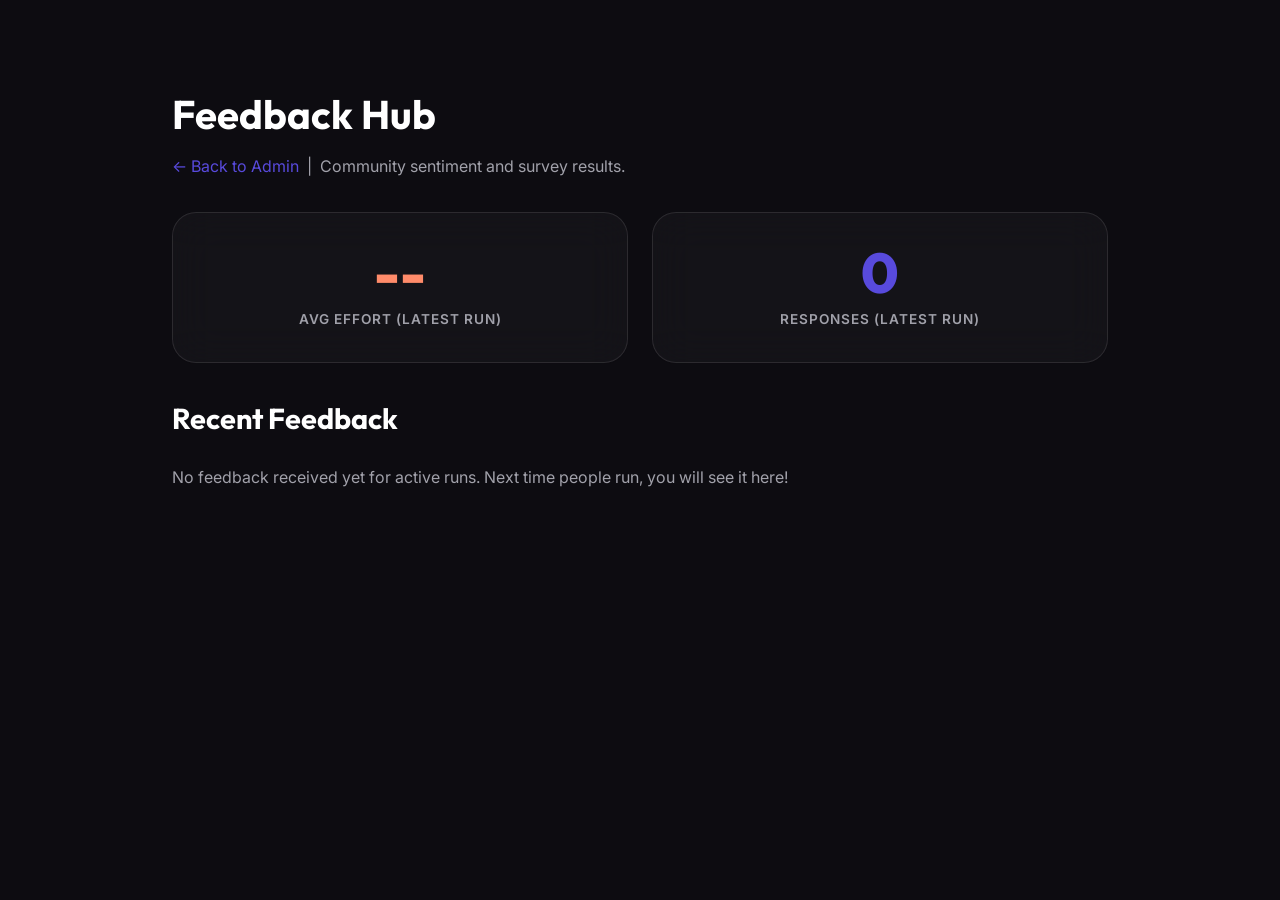
<file: admin-feedback.html>
<!DOCTYPE html>
<html lang="en">
<head>
    <meta charset="UTF-8">
    <title>Feedback Hub | Admin</title>
    <meta name="viewport" content="width=device-width, initial-scale=1.0">
    <link href="https://fonts.googleapis.com/css2?family=Outfit:wght@500;700;800&family=Inter:wght@400;500;600&display=swap" rel="stylesheet">
    <link rel="stylesheet" href="styles.css?v=23">
    <style>
        body { background-color: var(--bg-dark); color: white; font-family: 'Inter', sans-serif; }
        .dashboard-container { max-width: 1000px; margin: 50px auto; padding: 2rem; }
        .stats-grid { display: grid; grid-template-columns: repeat(auto-fit, minmax(250px, 1fr)); gap: 1.5rem; margin-bottom: 2rem; }
        .stat-card { background: var(--bg-card); padding: 2rem; border-radius: 24px; border: 1px solid var(--border-color); text-align: center; }
        .stat-value { font-size: 3.5rem; font-family: 'Outfit'; font-weight: 800; color: var(--peach-accent); line-height: 1; margin-bottom: 0.5rem; }
        .stat-label { color: var(--text-muted); text-transform: uppercase; font-size: 0.85rem; letter-spacing: 1px; font-weight: 600; }
        .feedback-list { display: flex; flex-direction: column; gap: 1rem; }
        .feedback-item { background: var(--bg-card); padding: 1.5rem; border-radius: 16px; border: 1px solid var(--border-color); }
        .feedback-item .rating { font-weight: bold; color: var(--neon-accent); margin-bottom: 0.5rem; font-size: 1.1rem; }
        .feedback-item .run-label { font-size: 0.8rem; color: var(--text-muted); margin-bottom: 0.5rem; text-transform: uppercase; letter-spacing: 1px; }
        .feedback-item .comment { font-size: 1.05rem; line-height: 1.4; color: #ddd; }
    </style>
</head>
<body>
    <div class="dashboard-container">
        <h1 style="font-family:'Outfit'; font-size:2.5rem; margin-bottom:0.5rem;">Feedback Hub</h1>
        <p style="color:var(--text-muted); margin-bottom:2rem;"><a href="admin.html" style="color:var(--neon-accent); text-decoration:none;">&larr; Back to Admin</a> &nbsp;|&nbsp; Community sentiment and survey results.</p>
        
        <div class="stats-grid">
            <div class="stat-card">
                <div class="stat-value" id="avgRating">--</div>
                <div class="stat-label">Avg Effort (Latest Run)</div>
            </div>
            <div class="stat-card">
                <div class="stat-value" id="totalFeedback" style="color: var(--neon-accent);">0</div>
                <div class="stat-label">Responses (Latest Run)</div>
            </div>
        </div>

        <h2 style="font-family:'Outfit'; margin-bottom:1.5rem; font-size:1.8rem;">Recent Feedback</h2>
        <div class="feedback-list" id="feedbackList">
            <p style="color:var(--text-muted);">Loading feedback...</p>
        </div>
    </div>

    <script src="app.js?v=32"></script>
    <script>
        async function loadFeedback() {
            try {
                const surveys = await AppService.getSurveys();
                const list = document.getElementById('feedbackList');
                list.innerHTML = '';
                
                if(!surveys || surveys.length === 0) {
                    document.getElementById('totalFeedback').innerText = '0';
                    document.getElementById('avgRating').innerText = '--';
                    list.innerHTML = '<p style="color:var(--text-muted);">No feedback received yet for active runs. Next time people run, you will see it here!</p>';
                    return;
                }
                
                // Latest Run Totals (Top Boxes)
                const latestRunLabel = surveys[0].run_label;
                const latestRunSurveys = surveys.filter(s => s.run_label === latestRunLabel);
                
                document.getElementById('totalFeedback').innerText = latestRunSurveys.length;
                const latestAvg = latestRunSurveys.reduce((sum, s) => sum + s.rating, 0) / latestRunSurveys.length;
                document.getElementById('avgRating').innerText = latestAvg.toFixed(1);
                
                // Group by run_label
                const grouped = {};
                surveys.forEach(s => {
                    const label = s.run_label || 'General Feedback';
                    if (!grouped[label]) grouped[label] = [];
                    grouped[label].push(s);
                });
                
                // Render Groups
                Object.keys(grouped).forEach(runLabel => {
                    const groupSurveys = grouped[runLabel];
                    const groupAvg = groupSurveys.reduce((sum, s) => sum + s.rating, 0) / groupSurveys.length;
                    
                    const groupContainer = document.createElement('div');
                    groupContainer.style.marginBottom = '3rem';
                    groupContainer.className = 'animate-up';
                    
                    groupContainer.innerHTML = `
                        <h3 style="font-family:'Outfit'; border-bottom:2px solid var(--border-color); padding-bottom:12px; margin-bottom:1.5rem; color:var(--neon-accent); display:flex; justify-content:space-between; align-items:flex-end;">
                            <span>${runLabel}</span>
                            <span style="font-size:0.9rem; color:var(--text-muted); font-weight:normal; font-family:'Inter';">Avg Effort: <strong style="color:#fff;">${groupAvg.toFixed(1)}</strong> &nbsp;|&nbsp; ${groupSurveys.length} response${groupSurveys.length>1?'s':''}</span>
                        </h3>
                    `;
                    
                    groupSurveys.forEach(s => {
                        const el = document.createElement('div');
                        el.className = 'feedback-item';
                        el.style.marginBottom = '1rem';
                        const dateStr = new Date(s.created_at).toLocaleDateString('en-US', { month: 'short', day: 'numeric', year: 'numeric', hour: '2-digit', minute:'2-digit' });
                        
                        const ratingColor = s.rating >= 8 ? 'var(--neon-accent)' : (s.rating >= 5 ? '#f1c40f' : '#e74c3c');
                        
                        el.innerHTML = `
                            <div class="run-label">Submitted on ${dateStr}</div>
                            <div class="rating" style="color: ${ratingColor};">EFFORT: ${s.rating} / 10</div>
                            <div class="comment">${s.feedback ? '"' + s.feedback + '"' : '<span style="color:var(--text-muted); font-style:italic;">No comment provided.</span>'}</div>
                        `;
                        groupContainer.appendChild(el);
                    });
                    
                    list.appendChild(groupContainer);
                });
            } catch(e) {
                console.error(e);
                document.getElementById('feedbackList').innerHTML = '<p style="color:#e74c3c;">Failed to load data. Ensure your Supabase table is created.</p>';
            }
        }
        
        loadFeedback();
    </script>
</body>
</html>
</file>
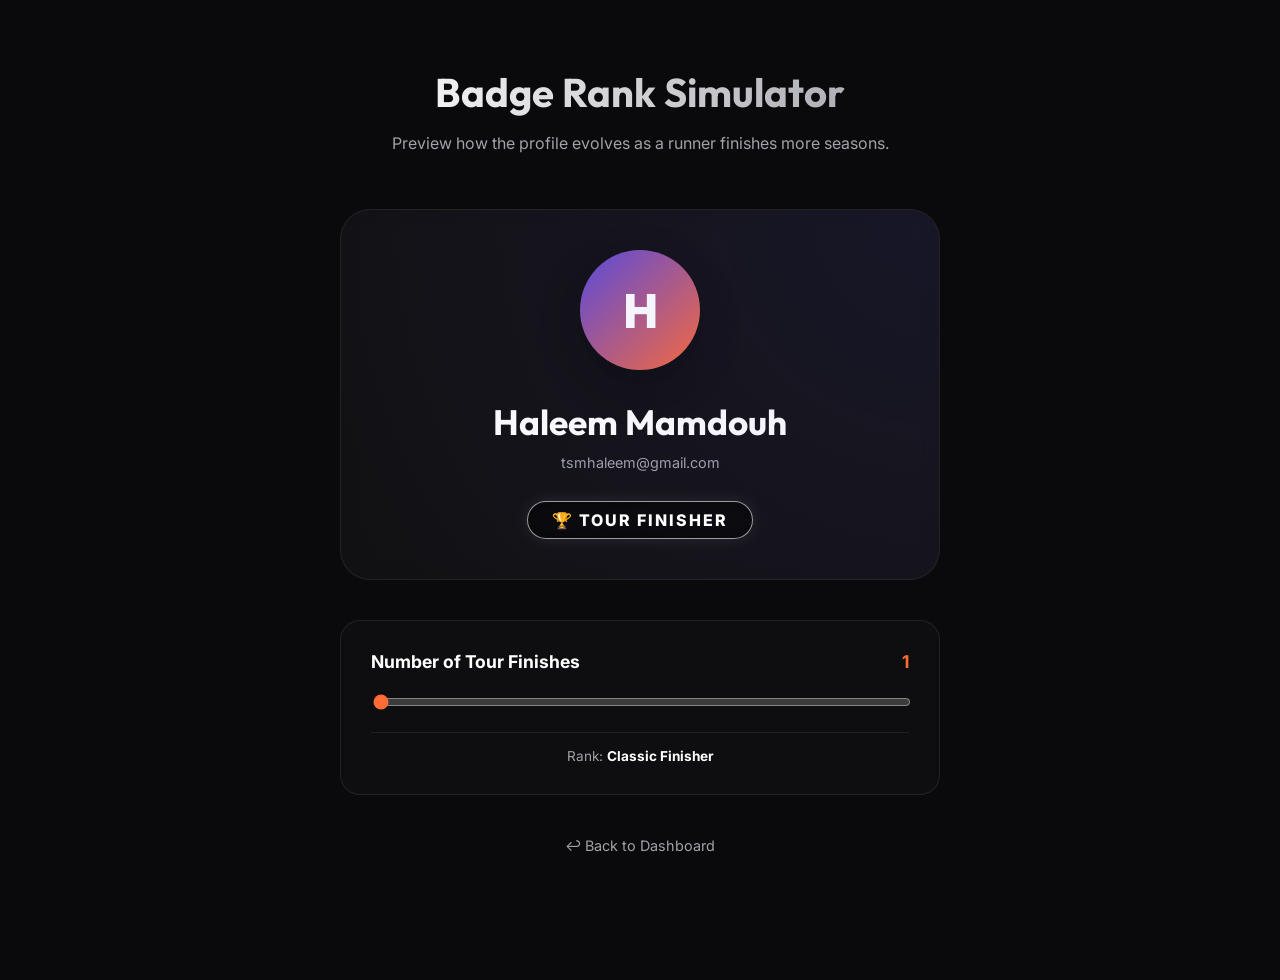
<file: tests/tests/badge_tester.html>
<!DOCTYPE html>
<html lang="en">
<head>
    <meta charset="UTF-8">
    <meta name="viewport" content="width=device-width, initial-scale=1.0">
    <title>Badge Rank Tester | Stride Rite</title>
    <link href="https://fonts.googleapis.com/css2?family=Outfit:wght@700;800&family=Inter:wght@400;600;700&display=swap" rel="stylesheet">
    <style>
        :root {
            --bg-dark: #0a0a0c;
            --bg-card: rgba(255, 255, 255, 0.03);
            --text-main: #ffffff;
            --text-muted: #a1a1aa;
            --border-color: rgba(255, 255, 255, 0.08);
            --peach-accent: #ff6b35;
            --neon-accent: #584adc;
        }

        body {
            background: var(--bg-dark);
            color: var(--text-main);
            font-family: 'Inter', sans-serif;
            margin: 0;
            padding: 40px 20px;
            display: flex;
            flex-direction: column;
            align-items: center;
            min-height: 100vh;
        }

        .tester-container {
            max-width: 600px;
            width: 100%;
            display: flex;
            flex-direction: column;
            gap: 40px;
        }

        .header { text-align: center; }
        .header h1 { font-family: 'Outfit'; font-size: 2.5rem; margin-bottom: 0.5rem; background: linear-gradient(to right, #fff, var(--text-muted)); -webkit-background-clip: text; -webkit-text-fill-color: transparent; }

        /* Simulator UI */
        .simulator-card {
            background: var(--bg-card);
            border: 1px solid var(--border-color);
            border-radius: 30px;
            padding: 40px;
            display: flex;
            flex-direction: column;
            align-items: center;
            text-align: center;
            gap: 20px;
            backdrop-filter: blur(10px);
            position: relative;
            overflow: hidden;
        }

        .simulator-card::before {
            content: '';
            position: absolute;
            inset: 0;
            background: radial-gradient(circle at top right, rgba(88, 74, 220, 0.1), transparent);
            pointer-events: none;
        }

        .avatar-preview {
            width: 120px;
            height: 120px;
            background: linear-gradient(135deg, var(--neon-accent), var(--peach-accent));
            border-radius: 50%;
            display: flex;
            align-items: center;
            justify-content: center;
            font-size: 3rem;
            font-weight: 800;
            font-family: 'Outfit';
            box-shadow: 0 15px 40px rgba(0,0,0,0.3);
            margin-bottom: 10px;
        }

        .username { font-family: 'Outfit'; font-size: 2.2rem; margin: 0; }
        .email-preview { color: var(--text-muted); font-size: 0.9rem; margin-top: -10px; }

        /* BADGE STYLES (MATCHING SITE) */
        .badge-wrap { margin-top: 10px; }
        .finisher-badge { 
            display: inline-block; 
            padding: 8px 24px; 
            background: rgba(0, 0, 0, 0.6); 
            backdrop-filter: blur(10px);
            color: #ffffff !important; 
            border-radius: 50px; 
            font-size: 1rem; 
            font-weight: 800; 
            text-transform: uppercase; 
            letter-spacing: 2px; 
            border: 1.5px solid rgba(255, 255, 255, 0.6); 
            box-shadow: 0 0 15px rgba(255, 255, 255, 0.1);
            animation: luminousBreath 3s infinite ease-in-out;
            transition: all 0.5s cubic-bezier(0.175, 0.885, 0.32, 1.275);
        }

        .finisher-badge.tier-2 { border-color: #00f2fe; color: #00f2fe !important; box-shadow: 0 0 15px rgba(0, 242, 254, 0.2); }
        .finisher-badge.tier-3 { border-color: #f5576c; color: #f5576c !important; box-shadow: 0 0 15px rgba(245, 87, 108, 0.2); }
        .finisher-badge.tier-4 { border-color: #ffd700; color: #ffd700 !important; box-shadow: 0 0 15px rgba(255, 215, 0, 0.2); }
        .finisher-badge.tier-5 { 
            border-width: 1.5px;
            border-style: solid;
            border-image: linear-gradient(135deg, #ff0000, #ff7f00, #ffff00, #00ff00, #0000ff, #4b0082, #9400d3) 1;
            animation: rainbow-border 3s linear infinite, luminousBreath 3s infinite ease-in-out;
            color: #fff !important;
            box-shadow: 0 0 20px rgba(255, 255, 255, 0.1);
        }

        @keyframes rainbow-border {
            0% { border-image-source: linear-gradient(0deg, #ff0000, #ff7f00, #ffff00, #00ff00, #0000ff, #4b0082, #9400d3); }
            100% { border-image-source: linear-gradient(360deg, #ff0000, #ff7f00, #ffff00, #00ff00, #0000ff, #4b0082, #9400d3); }
        }

        @keyframes luminousBreath {
            0%, 100% { opacity: 0.9; box-shadow: 0 0 10px rgba(255, 255, 255, 0.1); }
            50% { opacity: 1; box-shadow: 0 0 20px rgba(255, 255, 255, 0.2); }
        }

        /* Controls */
        .controls {
            background: rgba(255,255,255,0.02);
            border: 1px solid var(--border-color);
            padding: 30px;
            border-radius: 20px;
            display: flex;
            flex-direction: column;
            gap: 20px;
        }

        .control-label {
            display: flex;
            justify-content: space-between;
            font-weight: 700;
            font-size: 1.1rem;
        }

        input[type="range"] {
            width: 100%;
            accent-color: var(--peach-accent);
            cursor: pointer;
        }

        .tier-info {
            font-size: 0.85rem;
            color: var(--text-muted);
            text-align: center;
            border-top: 1px solid var(--border-color);
            padding-top: 15px;
        }

        .back-link {
            color: var(--text-muted);
            text-decoration: none;
            font-size: 0.9rem;
            margin-top: 20px;
            transition: color 0.3s;
        }
        .back-link:hover { color: #fff; }
    </style>
</head>
<body>

    <div class="tester-container">
        <div class="header">
            <h1>Badge Rank Simulator</h1>
            <p style="color:var(--text-muted)">Preview how the profile evolves as a runner finishes more seasons.</p>
        </div>

        <div class="simulator-card">
            <div class="avatar-preview">H</div>
            <h2 class="username">Haleem Mamdouh</h2>
            <div class="email-preview">tsmhaleem@gmail.com</div>
            <div class="badge-wrap" id="badgeContainer">
                <span class="finisher-badge" id="finisherBadge">🏆 TOUR FINISHER</span>
            </div>
        </div>

        <div class="controls">
            <div class="control-label">
                <span>Number of Tour Finishes</span>
                <span id="countValue" style="color:var(--peach-accent)">1</span>
            </div>
            <input type="range" id="finishSlider" min="1" max="15" value="1">
            
            <div class="tier-info" id="tierInfo">
                Rank: <b>Classic Finisher</b>
            </div>
        </div>

        <div style="text-align: center;">
            <a href="../dashboard.html" class="back-link">↩ Back to Dashboard</a>
        </div>
    </div>

    <script>
        const slider = document.getElementById('finishSlider');
        const countVal = document.getElementById('countValue');
        const badge = document.getElementById('finisherBadge');
        const info = document.getElementById('tierInfo');

        function updateUI(count) {
            countVal.innerText = count;
            let label = '🏆 TOUR FINISHER';
            let tierClass = '';
            let rankName = 'Classic Finisher';
            let countSuffix = count > 1 ? ` x${count}` : '';

            if (count >= 10) { 
                label = '👑 GRANDMASTER'; 
                tierClass = 'tier-5'; 
                rankName = 'The Immortal Legend';
            }
            else if (count >= 5) { 
                label = '💎 MASTER'; 
                tierClass = 'tier-4'; 
                rankName = 'Community Pillar';
            }
            else if (count >= 3) { 
                label = '🔥 ELITE'; 
                tierClass = 'tier-3'; 
                rankName = 'Seasoned Outrunner';
            }
            else if (count >= 2) { 
                label = '🛡️ VETERAN'; 
                tierClass = 'tier-2'; 
                rankName = 'Repeat Champion';
            }

            badge.className = 'finisher-badge ' + tierClass;
            badge.innerText = `${label}${countSuffix}`;
            info.innerHTML = `Rank: <b style="color:white">${rankName}</b>`;
        }

        slider.addEventListener('input', (e) => {
            updateUI(parseInt(e.target.value));
        });

        // Initialize
        updateUI(1);
    </script>
</body>
</html>
</file>
<file: styles.css>
:root {
    --bg-dark: #0d0c11;
    --bg-card: rgba(255, 255, 255, 0.03);
    --text-main: #ffffff;
    --text-muted: #a1a1aa;
    --neon-accent: #584adc;
    --neon-glow: rgba(88, 74, 220, 0.2);
    --peach-accent: #ff8b6a;
    --border-color: rgba(255, 255, 255, 0.1);
}

* {
    margin: 0;
    padding: 0;
    box-sizing: border-box;
    font-family: 'Inter', sans-serif;
}

body {
    background-color: var(--bg-dark);
    color: var(--text-main);
    line-height: 1.6;
    overflow-x: hidden;
}

h1,
h2,
h3,
.logo {
    font-family: 'Outfit', sans-serif;
}

/* Global Link Reset - Prevents "Blue Links" */
a {
    text-decoration: none;
    color: inherit;
    transition: all 0.3s;
}

.navbar {
    display: flex;
    justify-content: space-between;
    align-items: center;
    padding: 1.5rem 5%;
    position: fixed;
    top: 0;
    width: 100%;
    z-index: 100;
    background: rgba(10, 10, 12, 0.85);
    backdrop-filter: blur(12px);
    border-bottom: 1px solid var(--border-color);
}

.nav-links {
    display: flex;
    gap: 2rem;
    align-items: center;
}

.nav-links a:hover {
    color: var(--neon-accent);
}

/* Hamburger Button */
.hamburger-btn {
    display: none;
    flex-direction: column;
    gap: 5px;
    cursor: pointer;
    background: none;
    border: none;
    padding: 4px;
    z-index: 201;
}

.hamburger-btn span {
    display: block;
    width: 24px;
    height: 2px;
    background: white;
    border-radius: 2px;
    transition: all 0.3s cubic-bezier(0.76, 0, 0.24, 1);
    transform-origin: center;
}

.hamburger-btn.open span:nth-child(1) {
    transform: translateY(7px) rotate(45deg);
}

.hamburger-btn.open span:nth-child(2) {
    opacity: 0;
    transform: scaleX(0);
}

.hamburger-btn.open span:nth-child(3) {
    transform: translateY(-7px) rotate(-45deg);
}

/* Mobile Nav Overlay */
.mobile-nav-overlay {
    position: fixed;
    inset: 0;
    background: rgba(0, 0, 0, 0.6);
    backdrop-filter: blur(4px);
    z-index: 199;
    opacity: 0;
    pointer-events: none;
    transition: opacity 0.3s;
}

.mobile-nav-overlay.open {
    opacity: 1;
    pointer-events: all;
}

/* Mobile Nav Panel */
.mobile-nav-panel {
    position: fixed;
    top: 0;
    right: 0;
    width: min(320px, 85vw);
    height: 100vh;
    background: rgba(13, 12, 17, 0.97);
    backdrop-filter: blur(24px);
    border-left: 1px solid var(--border-color);
    z-index: 200;
    padding: 5rem 2.5rem 2.5rem;
    display: flex;
    flex-direction: column;
    gap: 0.5rem;
    transform: translateX(100%);
    transition: transform 0.4s cubic-bezier(0.76, 0, 0.24, 1);
}

.mobile-nav-panel.open {
    transform: translateX(0);
}

.mobile-nav-panel a {
    font-size: 1.3rem;
    font-weight: 700;
    color: var(--text-muted);
    padding: 1rem 0;
    border-bottom: 1px solid var(--border-color);
    transition: color 0.2s;
}

.mobile-nav-panel a:hover {
    color: white;
}

.hero {
    min-height: 100vh;
    display: flex;
    align-items: center;
    padding: 0 5%;
    position: relative;
    overflow: hidden;
}

.hero-content {
    flex: 1;
    max-width: 600px;
    z-index: 2;
}

.hero h1 {
    font-size: 5rem;
    line-height: 1.1;
    margin-bottom: 1.5rem;
    font-weight: 800;
}

.peach-text {
    color: var(--peach-accent);
}

.button-group {
    display: flex;
    gap: 1.5rem;
    align-items: center;
}

.btn {
    padding: 1rem 2rem;
    border-radius: 50px;
    font-weight: 700;
    cursor: pointer;
    border: none;
    font-size: 0.95rem;
    text-align: center;
}

.btn-primary {
    background: var(--neon-accent);
    color: white;
    box-shadow: 0 4px 15px var(--neon-glow);
}

.btn-secondary {
    background: rgba(255, 255, 255, 0.05);
    color: white;
    border: 1px solid var(--border-color);
}

.btn-block {
    width: 100%;
    margin-top: 1rem;
    display: block;
}

.main-container,
.shop-container,
.profile-container,
.admin-container {
    padding: 120px 5% 5rem;
}

.hero-visual {
    flex: 1;
    position: relative;
    height: 600px;
    display: flex;
    align-items: center;
    justify-content: center;
    gap: 40px;
}

/* Interactive Run Selector */
.dist-selector {
    display: flex;
    gap: 8px;
    background: rgba(0, 0, 0, 0.3);
    padding: 5px;
    border-radius: 12px;
    margin: 1.5rem 0;
    border: 1px solid rgba(255, 255, 255, 0.05);
}

.dist-btn {
    flex: 1;
    padding: 10px;
    border-radius: 8px;
    border: none;
    background: transparent;
    color: var(--text-muted);
    font-weight: 700;
    cursor: pointer;
    transition: 0.3s;
    font-size: 0.85rem;
    outline: none;
    -webkit-tap-highlight-color: transparent;
}

.dist-btn:focus {
    outline: none;
}

.dist-btn.active {
    background: var(--neon-accent);
    color: white;
    box-shadow: 0 4px 12px rgba(88, 74, 220, 0.4);
}

.dist-btn.active.easy {
    background: #22c55e;
    box-shadow: 0 4px 12px rgba(34, 197, 94, 0.4);
}

.dist-btn.active.med {
    background: #f59e0b;
    box-shadow: 0 4px 12px rgba(245, 158, 11, 0.4);
}

.dist-btn.active.hard {
    background: #ef4444;
    box-shadow: 0 4px 12px rgba(239, 68, 68, 0.4);
}

.diff-label {
    font-size: 0.75rem;
    font-weight: 800;
    text-transform: uppercase;
    margin-bottom: 5px;
    display: block;
    transition: 0.3s;
}

.diff-label.easy {
    color: #22c55e;
}

.diff-label.med {
    color: #f59e0b;
}

.diff-label.hard {
    color: #ef4444;
}

.stat-card {
    background: rgba(20, 20, 25, 0.7);
    backdrop-filter: blur(20px);
    border: 1px solid rgba(255, 255, 255, 0.08);
    border-radius: 20px;
    padding: 1.5rem;
}

.stat-value {
    font-size: 2.2rem;
    font-weight: 800;
    font-family: 'Outfit';
    line-height: 1.1;
}

.stat-label {
    color: var(--text-muted);
    font-size: 0.85rem;
    font-weight: 500;
}

.km-cards-container {
    display: flex;
    gap: 18px;
    margin-top: 2.5rem;
}

.glass-card {
    background: var(--bg-card);
    backdrop-filter: blur(16px);
    border: 1px solid var(--border-color);
    border-radius: 20px;
    transition: all 0.3s;
}

.pricing {
    padding: 5rem 5% 8rem;
    display: flex;
    justify-content: center;
}

.pricing-container {
    max-width: 500px;
    width: 100%;
    padding: 3rem;
    position: relative;
}

.glass-panel {
    background: var(--bg-card);
    backdrop-filter: blur(20px);
    border: 1px solid var(--border-color);
    border-radius: 32px;
}

.input-group {
    margin-bottom: 1.5rem;
}

.input-group label {
    display: block;
    margin-bottom: 0.5rem;
    color: var(--text-muted);
    font-size: 0.85rem;
}

.input-group input,
.input-group select {
    width: 100%;
    padding: 1rem;
    background: rgba(0, 0, 0, 0.3);
    border: 1px solid var(--border-color);
    border-radius: 12px;
    color: white;
    font-size: 1rem;
}

footer {
    text-align: center;
    padding: 4rem 2rem;
    border-top: 1px solid var(--border-color);
    color: var(--text-muted);
    font-size: 0.9rem;
}

.advisor-card {
    background: linear-gradient(135deg, rgba(88, 74, 220, 0.1), rgba(255, 139, 106, 0.05));
    border: 1px solid rgba(88, 74, 220, 0.3);
    border-radius: 24px;
    padding: 2rem;
    margin-bottom: 4rem;
    display: flex;
    gap: 1.5rem;
    align-items: center;
}

@media (max-width: 768px) {
    .navbar {
        padding: 1rem 5%;
    }

    .nav-links {
        display: none;
    }

    /* Hidden on mobile — hamburger takes over */
    .hamburger-btn {
        display: flex;
    }

    .hero {
        flex-direction: column;
        padding-top: 120px;
        text-align: center;
    }

    .hero h1 {
        font-size: 3.5rem;
    }

    .hero-content {
        max-width: 100%;
    }

    .button-group {
        flex-direction: column;
        width: 100%;
        gap: 10px;
    }

    .btn {
        width: 100%;
    }

    .hero-visual {
        height: auto;
        margin-top: 3rem;
        width: 100%;
        flex-direction: column;
    }

    .km-cards-container {
        position: relative;
        flex-wrap: wrap;
        justify-content: center;
        width: 100%;
    }

    .stat-card.stat-1 {
        position: relative;
        width: 100%;
        margin-bottom: 1rem;
    }

    .stat-value {
        font-size: 1.8rem;
    }
}

@media (max-width: 480px) {
    .pricing-container {
        padding: 1.5rem;
    }

    .advisor-card {
        flex-direction: column;
        text-align: center;
    }

    .weather-meta {
        display: grid;
        grid-template-columns: 1fr 1fr;
        gap: 0.8rem;
        text-align: left;
    }
}

.hidden {
    display: none;
}

.animate-up {
    animation: fadeInUp 0.8s ease-out forwards;
}

@keyframes fadeInUp {
    from {
        opacity: 0;
        transform: translateY(20px);
    }

    to {
        opacity: 1;
        transform: translateY(0);
    }
}

/* --- TOUR MAP & MARKERS --- */
#tourMap { height: 450px; border-radius: 24px; overflow: hidden; position: relative; border: 1px solid var(--border-color); background: #0b0b0f; }
.tour-map-overlay { position: absolute; inset: 0; pointer-events: none; background: radial-gradient(circle at center, transparent 30%, rgba(10,10,12,0.5) 100%); z-index: 400; }
.m-wrap { position: absolute; width: 0; height: 0; opacity: 0; transform: scale(0); transition: all 0.5s cubic-bezier(0.34, 1.56, 0.64, 1); }
.m-wrap.visible { opacity: 1; transform: scale(1); }
.m-core { position: absolute; width: 14px; height: 14px; background: #ff6b35; border-radius: 50%; border: 2px solid #0d0c11; transform: translate(-50%,-50%); top: 0; left: 0; z-index: 2; box-shadow: 0 0 10px rgba(255, 107, 53, 0.4); }
.m-core.completed { background: #22c55e; border-color: #16a34a; box-shadow: 0 0 12px rgba(34,197,94,0.6); }
.m-label { position: absolute; transform: translateX(-50%); top: 18px; left: 0; background: rgba(10,10,15,0.95); border: 1px solid rgba(255,255,255,0.1); padding: 4px 10px; border-radius: 6px; white-space: nowrap; z-index: 3; font-family:'Outfit'; font-weight: 800; font-size: 0.65rem; color: white; backdrop-filter: blur(4px); }
.m-label.completed { border-color: rgba(34,197,94,0.4); }
@keyframes dash-flow { to { stroke-dashoffset: -24; } }
</file>
